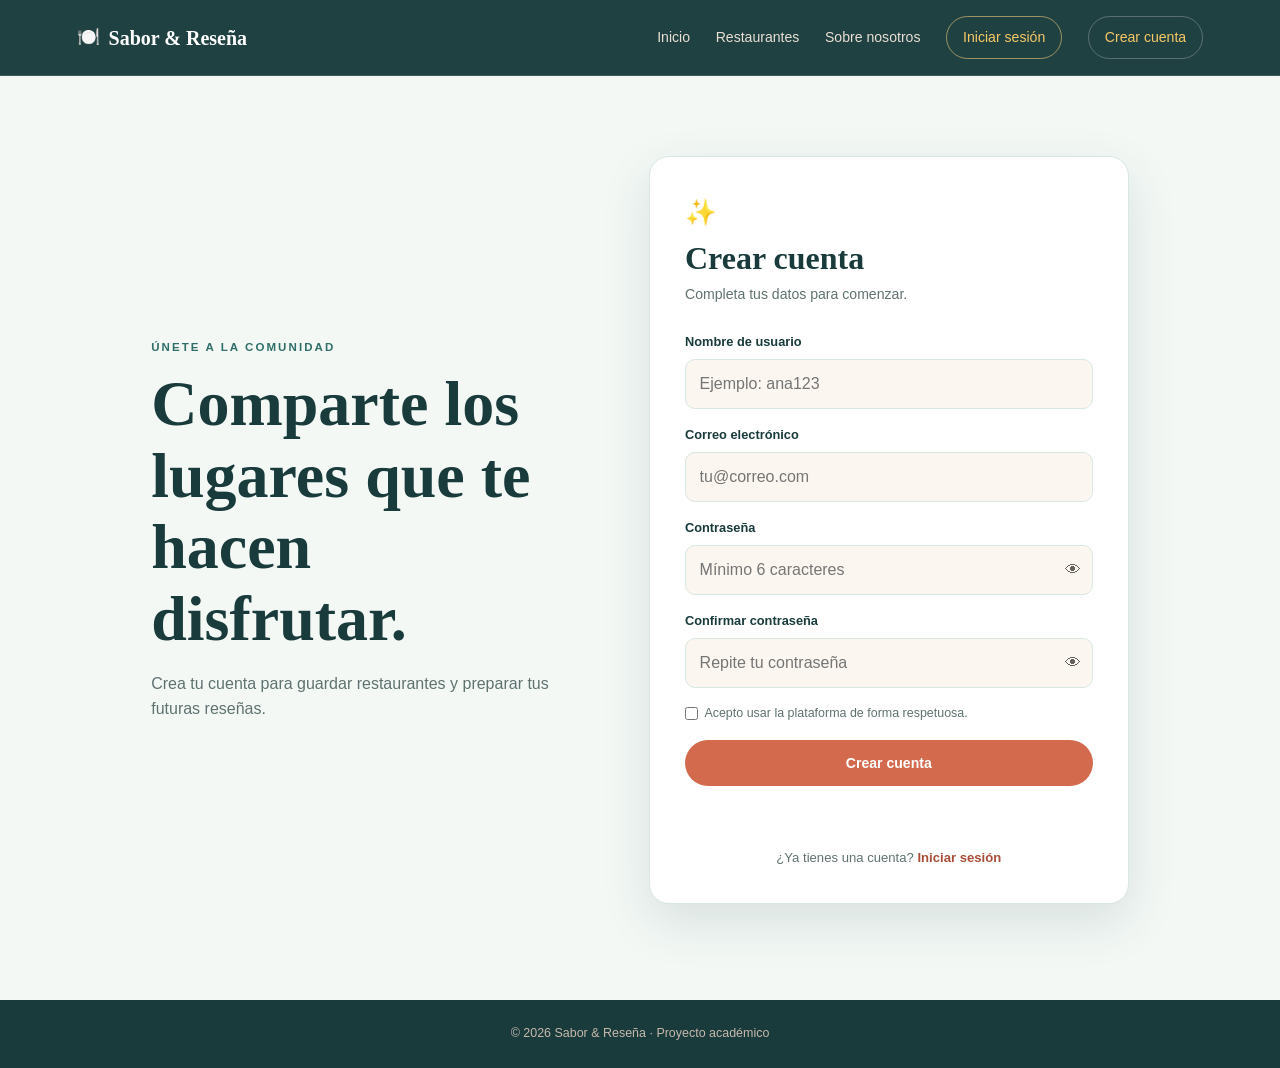
<file: registro.html>
<!DOCTYPE html>
<html lang="es">
<head>
  <meta charset="UTF-8">
  <meta name="viewport" content="width=device-width, initial-scale=1.0">
  <meta name="description" content="Crea tu cuenta en Sabor & Reseña.">
  <title>Crear cuenta — Sabor & Reseña</title>
  <link rel="stylesheet" href="css/estilos.css">
</head>
<body>
  <header class="encabezado-sitio">
    <a class="marca" href="index.html#inicio" aria-label="Ir al inicio">
      <span class="icono-marca" aria-hidden="true">🍽️</span>
      <span>Sabor & Reseña</span>
    </a>

    <button class="boton-menu" id="boton-menu" type="button" aria-expanded="false" aria-controls="menu-principal">
      <span class="solo-lectura">Abrir menú</span>
      <span aria-hidden="true">☰</span>
    </button>

    <nav class="menu-principal" id="menu-principal" aria-label="Navegación principal">
      <a class="enlace-menu" href="index.html#inicio">Inicio</a>
      <a class="enlace-menu" href="index.html#restaurantes">Restaurantes</a>
      <a class="enlace-menu" href="index.html#sobre-nosotros">Sobre nosotros</a>
      <a class="enlace-menu boton-inicio-sesion" href="index.html#inicio-sesion">Iniciar sesión</a>
      <a class="enlace-menu boton-crear-cuenta activo" href="registro.html">Crear cuenta</a>
    </nav>
  </header>

  <main class="pagina-cuenta">
    <section class="introduccion-cuenta">
      <p class="etiqueta-superior etiqueta-oscura">ÚNETE A LA COMUNIDAD</p>
      <h1>Comparte los lugares que te hacen disfrutar.</h1>
      <p>Crea tu cuenta para guardar restaurantes y preparar tus futuras reseñas.</p>
    </section>

    <section class="tarjeta-inicio-sesion tarjeta-registro" aria-labelledby="titulo-registro">
      <div class="encabezado-formulario">
        <span class="icono-inicio-sesion" aria-hidden="true">✨</span>
        <h2 id="titulo-registro">Crear cuenta</h2>
        <p>Completa tus datos para comenzar.</p>
      </div>

      <form id="formulario-registro" class="formulario">
        <div class="campo">
          <label for="nombre-usuario">Nombre de usuario</label>
          <input id="nombre-usuario" name="nombre-usuario" type="text" autocomplete="username" placeholder="Ejemplo: ana123" minlength="3" required>
        </div>

        <div class="campo">
          <label for="correo-registro">Correo electrónico</label>
          <input id="correo-registro" name="correo" type="email" autocomplete="email" placeholder="tu@correo.com" required>
        </div>

        <div class="campo">
          <label for="contrasena-registro">Contraseña</label>
          <div class="campo-contrasena">
            <input id="contrasena-registro" name="contrasena" type="password" autocomplete="new-password" placeholder="Mínimo 6 caracteres" minlength="6" required>
            <button class="boton-contrasena" type="button" data-campo="contrasena-registro" aria-label="Mostrar contraseña">👁</button>
          </div>
        </div>

        <div class="campo">
          <label for="confirmar-contrasena">Confirmar contraseña</label>
          <div class="campo-contrasena">
            <input id="confirmar-contrasena" name="confirmar-contrasena" type="password" autocomplete="new-password" placeholder="Repite tu contraseña" minlength="6" required>
            <button class="boton-contrasena" type="button" data-campo="confirmar-contrasena" aria-label="Mostrar contraseña">👁</button>
          </div>
        </div>

        <label class="opcion-terminos">
          <input id="terminos" name="terminos" type="checkbox" required>
          <span>Acepto usar la plataforma de forma respetuosa.</span>
        </label>

        <button class="boton boton-principal boton-ancho-completo" type="submit">Crear cuenta</button>
        <p class="mensaje-formulario" id="mensaje-registro" aria-live="polite"></p>
      </form>

      <p class="pie-inicio-sesion">¿Ya tienes una cuenta? <a href="index.html#inicio-sesion" class="enlace-texto">Iniciar sesión</a></p>
    </section>
  </main>

  <footer class="pie-sitio">
    <p>© 2026 Sabor & Reseña · Proyecto académico</p>
  </footer>

  <script src="js/principal.js"></script>
</body>
</html>
</file>
<file: css/estilos.css>
:root {
  --tinta: #193b3b;
  --texto-suave: #5f7270;
  --crema: #f3f8f5;
  --papel: #ffffff;
  --terracota: #d36a4d;
  --terracota-oscuro: #a94d38;
  --oliva: #2f6f68;
  --dorado: #e3a947;
  --linea: #d8e7e1;
  --sombra: 0 18px 50px rgba(25, 59, 59, .12);
  --radio: 20px;
}

* { box-sizing: border-box;
  margin: 0;
  padding: 0;
}

html { scroll-behavior: smooth;
}

body {
  min-width: 320px;
  background: var(--crema);
  color: var(--tinta);
  font-family: "Trebuchet MS", Arial, sans-serif;
  line-height: 1.6;
}

a { color: inherit;
  text-decoration: none;
}

button, input { font: inherit;
}

button, a {
  -webkit-tap-highlight-color: transparent;
}

h1, h2, h3 {
  font-family: Georgia, "Times New Roman", serif;
  line-height: 1.12;
}

.solo-lectura {
  position: absolute;
  width: 1px;
  height: 1px;
  padding: 0;
  margin: -1px;
  overflow: hidden;
  clip: rect(0, 0, 0, 0);
  white-space: nowrap;
  border: 0;
}

.encabezado-sitio {
  position: sticky;
  top: 0;
  z-index: 10;
  display: flex;
  align-items: center;
  justify-content: space-between;
  min-height: 76px;
  padding: 0 6vw;
  border-bottom: 1px solid rgba(255, 253, 249, .14);
  background: rgba(25, 59, 59, .97);
  color: var(--papel);
}

.marca {
  display: inline-flex;
  align-items: center;
  gap: .55rem;
  font-family: Georgia, "Times New Roman", serif;
  font-size: 1.25rem;
  font-weight: 700;
}

.icono-marca { 
  font-size: 1.15rem; 
}

.menu-principal {
  display: flex;
  align-items: center;
  gap: 1.6rem;
}

.enlace-menu {
  color: #e9dfd4;
  font-size: .88rem;
  transition: color .2s ease;
}

.enlace-menu:hover, .enlace-menu.activo {
  color: #f7c866;
}

.boton-inicio-sesion,
.boton-crear-cuenta {
  padding: .55rem 1rem;
  border: 1px solid rgba(242, 200, 120, .6);
  border-radius: 999px;
  color: #f7c866;
}

.boton-crear-cuenta {
  border-color: rgba(255, 253, 249, .25);
  color: #e9dfd4;
}

.boton-menu {
  display: none;
}

.presentacion {
  display: grid;
  grid-template-columns: minmax(0, 1.35fr) minmax(260px, .65fr);
  gap: 3rem;
  align-items: center;
  min-height: 560px;
  padding: 6rem 10vw;
  background-image: url(/principal.jpeg);
  background-repeat: no-repeat;
  background-position: center center;
  background-size: cover;
  color: var(--papel);
}

.contenido-presentacion {
  max-width: 680px;
}

.etiqueta-superior { 
  color: var(--tinta);
  font-size: .72rem;
  font-weight: 700;
  letter-spacing: .18em;
}

.etiqueta-oscura { 
  color: var(--oliva);
}

.presentacion h1 {
  max-width: 700px;
  margin: 1rem 0;
  font-size: clamp(2.8rem, 6vw, 5.4rem);
  letter-spacing: -.04em;
}

.texto-presentacion { 
  max-width: 520px;
  color: var(--crema);
  font-size: 1.05rem;
}

.acciones-presentacion { 
  display: flex;
  flex-wrap: wrap;
  gap: .8rem;
  margin-top: 2rem;
}

.boton {
  display: inline-flex;
  align-items: center;
  justify-content: center;
  min-height: 46px;
  padding: .7rem 1.25rem;
  border: 1px solid transparent;
  border-radius: 999px;
  cursor: pointer;
  font-size: .88rem;
  font-weight: 700;
  transition: transform .2s ease, background-color .2s ease, border-color .2s ease;
}

.boton:hover { 
  transform: translateY(-2px);
}

.boton:disabled { 
  cursor: wait;
  opacity: .7;
  transform: none;
}

.boton-principal { 
  background: var(--terracota);
  color: white;
}

.boton-principal:hover { 
  background: var(--terracota-oscuro);
}

.boton-claro { 
  border-color: rgba(255, 253, 249, .45);
  color: var(--papel);
}

.boton-claro:hover { 
  background: rgba(255, 253, 249, .1);
}

.boton-ancho-completo { 
  width: 100%;
}

.tarjeta-presentacion {
  display: flex;
  flex-direction: column;
  gap: .6rem;
  max-width: 300px;
  padding: 2rem;
  border: 1px solid rgba(255, 255, 255, .2);
  border-radius: var(--radio);
  background: rgba(255, 253, 249, 0.186);
  box-shadow: var(--sombra);
}

.icono-tarjeta { 
  color: #f2c878;
  font-size: 2rem;
}

.etiqueta-tarjeta { 
  color: rgb(243, 243, 21);
  font-size: .75rem;
  font-weight: 700;
  letter-spacing: .08em;
  text-transform: uppercase;
}

.tarjeta-presentacion strong { 
  font-family: Georgia, "Times New Roman", serif;
  font-size: 1.5rem;
  line-height: 1.25;
}

.estrellas-tarjeta { 
  color: #f2c878;
  letter-spacing: .12em;
}

.seccion { 
  padding: 5rem 10vw;
}

.encabezado-seccion { 
  display: flex;
  justify-content: space-between;
  gap: 2rem;
  align-items: end;
  margin-bottom: 2rem;
}

.seccion h2, .introduccion-inicio-sesion h2 { 
  margin-top: .45rem;
  font-size: clamp(2rem, 4vw, 3.25rem);
}

.estado-vacio {
  padding: 4rem 2rem;
  border: 1px dashed #cdbbaa;
  border-radius: var(--radio);
  background: rgba(255, 253, 249, .55);
  text-align: center;
}

.icono-vacio { 
  display: block;
  margin-bottom: .7rem;
  font-size: 2rem;
}

.estado-vacio h3 { 
  margin-bottom: .4rem;
  font-size: 1.5rem;
}

.estado-vacio p { 
  max-width: 500px;
  margin: auto;
  color: var(--texto-suave);
  font-size: .9rem;
}

.buscador-ubicacion {
  display: flex;
  flex-wrap: wrap;
  align-items: center;
  gap: 1rem;
  padding: 1.5rem;
  border: 1px solid var(--linea);
  border-radius: var(--radio);
  background: linear-gradient(135deg, #ffffff, #edf7f2);
  box-shadow: 0 10px 30px rgba(25, 59, 59, .06);
}

.mensaje-ubicacion { 
  color: var(--texto-suave);
  font-size: .9rem;
}

.ubicacion-manual { 
  flex: 1 1 100%;
  padding-top: 1rem;
  border-top: 1px solid var(--linea);
}

.ubicacion-manual label { 
  display: block;
  margin-bottom: .45rem;
  color: var(--tinta);
  font-size: .8rem;
  font-weight: 700;
}

.fila-direccion-manual {
  display: flex;
  gap: .7rem;
}

.fila-direccion-manual input {
  flex: 1;
  min-height: 42px;
  padding: .65rem .8rem;
  border: 1px solid var(--linea); border-radius: 10px;
  background: var(--papel);
  color: var(--tinta); 
}

.zona-ubicacion {
  max-width: 980px;
  margin: 1.5rem auto 0;
}

.mapa {
  height: 300px;
  border: 4px solid var(--papel);
  border-radius: var(--radio);
  box-shadow: var(--sombra);
}

.resumen-ubicacion {
  display: flex;
  justify-content: space-between;
  gap: 1rem;
  margin-top: 1rem;
  padding: .85rem 1.2rem;
  border: 1px solid var(--linea);
  border-radius: 14px;
  background: var(--papel); 
  color: var(--texto-suave); 
  font-size: .88rem; 
  box-shadow: 0 8px 25px rgba(25, 59, 59, .06);
}

.resumen-ubicacion strong { 
  color: var(--tinta); 
}

.resumen-ubicacion p { 
  max-width: 620px;
   margin: .15rem 0; 
}

#direccion-ubicacion { 
  color: var(--texto-suave); 
  font-size: .8rem; 
}

.lista-restaurantes { 
  display: grid; 
  grid-template-columns: repeat(auto-fit, minmax(220px, 1fr)); 
  gap: 1rem; 
  margin-top: 1.5rem; 
}

.lista-restaurantes h3 { 
  grid-column: 1 / -1; 
  font-size: 1.6rem; 
}

.tarjeta-restaurante { 
  padding: 1.25rem; 
  border: 1px solid var(--linea); 
  border-radius: 14px; 
  background: var(--papel); box-shadow: 0 8px 25px rgba(25, 59, 59, .06); 
  transition: transform .2s ease, box-shadow .2s ease; 
}

.tarjeta-restaurante:hover { 
  transform: translateY(-3px); 
  box-shadow: var(--sombra); 
}

.tarjeta-restaurante h4 { 
  margin-bottom: .35rem; 
  color: var(--tinta); 
  font-family: Georgia, "Times New Roman", serif; 
  font-size: 1.2rem; 
}

.tarjeta-restaurante p { 
  color: var(--texto-suave); 
  font-size: .88rem; 
}

.enlace-mapa { 
  display: inline-block;
   margin-top: .65rem; 
  color: var(--terracota-oscuro); 
  font-size: .82rem; 
  font-weight: 700; 
}

.cargando-restaurantes { grid-column: 1 / -1; color: var(--texto-suave); }
.contenido-tarjeta-restaurante { padding-top: .1rem; }
.categoria-restaurante { color: var(--oliva) !important; font-size: .72rem !important; font-weight: 700; letter-spacing: .08em; text-transform: uppercase; }
.boton-secundario { min-height: 38px; margin-top: .7rem; padding: .5rem .9rem; background: #e9f3ef; color: var(--oliva); font-size: .78rem; }
.boton-secundario:hover { background: #d8eae3; }
.detalle-restaurante { max-width: 980px; margin: 2rem auto 0; padding: 1.5rem; border: 1px solid var(--linea); border-radius: var(--radio); background: var(--papel); box-shadow: var(--sombra); }
.encabezado-detalle { display: block; }
.encabezado-detalle h3 { margin: .35rem 0; font-size: 2rem; }
.encabezado-detalle p:not(.categoria-restaurante) { color: var(--texto-suave); font-size: .9rem; }
.enlaces-detalle { display: flex; flex-wrap: wrap; gap: 1rem; }
.zona-resenas { margin-top: 2rem; padding-top: 1.5rem; border-top: 1px solid var(--linea); }
.encabezado-resenas { display: flex; justify-content: space-between; gap: 1rem; align-items: end; margin-bottom: 1rem; }
.encabezado-resenas h3 { margin-top: .35rem; font-size: 1.6rem; }
.aviso-demostracion { color: var(--texto-suave); font-size: .78rem; }
.lista-resenas { display: grid; gap: .8rem; }
.tarjeta-resena { padding: 1rem; border: 1px solid var(--linea); border-radius: 12px; background: #f8fcfa; }
.encabezado-resena { display: flex; justify-content: space-between; gap: 1rem; margin-bottom: .35rem; }
.tarjeta-resena p { color: var(--texto-suave); font-size: .9rem; }
.tarjeta-resena small { display: block; margin-top: .5rem; color: var(--texto-suave); font-size: .72rem; }
.estrellas-resena { color: var(--dorado); letter-spacing: .08em; }
.formulario-resena { max-width: 620px; margin-top: 1.5rem; padding: 1.25rem; border: 1px solid var(--linea); border-radius: 14px; background: #f8fcfa; }
.formulario-resena h4 { font-family: Georgia, "Times New Roman", serif; font-size: 1.35rem; }
.campo select, .campo textarea { width: 100%; padding: .7rem .85rem; border: 1px solid var(--linea); border-radius: 10px; background: var(--papel); color: var(--tinta); outline: none; resize: vertical; }
.campo select:focus, .campo textarea:focus { border-color: var(--terracota); box-shadow: 0 0 0 3px rgba(211, 106, 77, .13); }

.seccion-inicio-sesion,
.pagina-cuenta {
  display: grid;
  grid-template-columns: minmax(0, .9fr) minmax(320px, 480px);
  justify-content: center;
  gap: 5rem;
  padding: 5rem 10vw 6rem;
  background: var(--papel);
}

.introduccion-inicio-sesion { align-self: center; max-width: 440px; }
.introduccion-inicio-sesion > p:last-child,
.introduccion-cuenta > p:last-child { margin-top: 1rem; color: var(--texto-suave); }

.tarjeta-inicio-sesion {
  padding: 2.2rem;
  border: 1px solid var(--linea);
  border-radius: var(--radio);
  background: var(--papel);
  box-shadow: var(--sombra);
}

.encabezado-formulario { margin-bottom: 1.7rem; }
.icono-inicio-sesion { display: block; margin-bottom: .5rem; font-size: 1.6rem; }
.encabezado-formulario h2 { font-size: 2rem; }
.encabezado-formulario p { margin-top: .35rem; color: var(--texto-suave); font-size: .88rem; }
.formulario { display: grid; gap: 1rem; }
.campo { display: grid; gap: .4rem; }
.campo label { font-size: .8rem; font-weight: 700; }

.campo input {
  width: 100%;
  min-height: 46px;
  padding: .7rem .85rem;
  border: 1px solid var(--linea);
  border-radius: 10px;
  background: #fbf7f0;
  color: var(--tinta);
  outline: none;
}

.campo input:focus { border-color: var(--terracota); box-shadow: 0 0 0 3px rgba(184, 93, 63, .13); }
.campo-contrasena { position: relative; }
.campo-contrasena input { padding-right: 3.2rem; }
.boton-contrasena { position: absolute; top: 50%; right: .7rem; transform: translateY(-50%); border: 0; background: transparent; cursor: pointer; opacity: .6; }
.opciones-formulario { display: flex; justify-content: space-between; gap: 1rem; align-items: center; color: var(--texto-suave); font-size: .78rem; }
.opcion-recordarme, .opcion-terminos { display: inline-flex; gap: .4rem; align-items: center; }
.opcion-terminos { color: var(--texto-suave); font-size: .78rem; }
.enlace-texto { color: var(--terracota-oscuro); font-weight: 700; }
.enlace-texto:hover { text-decoration: underline; }
.boton-texto { padding: 0; border: 0; background: transparent; cursor: pointer; }
.mensaje-formulario { min-height: 1.3rem; color: var(--oliva); font-size: .82rem; text-align: center; }
.pie-inicio-sesion { margin-top: 1.5rem; color: var(--texto-suave); font-size: .82rem; text-align: center; }

.pagina-cuenta { align-items: center; min-height: calc(100vh - 152px); background: var(--crema); }
.introduccion-cuenta { max-width: 480px; }
.introduccion-cuenta h1 { margin-top: .7rem; font-size: clamp(2.4rem, 5vw, 4.3rem); }
.tarjeta-registro { width: 100%; }

.pie-sitio { padding: 1.5rem; background: var(--tinta); color: #c7b9ad; font-size: .78rem; text-align: center; }

:focus-visible { outline: 3px solid #e9bb6d; outline-offset: 3px; }

@media (max-width: 760px) {
  .encabezado-sitio { min-height: 68px; padding: 0 1.2rem; }
  .boton-menu { display: block; border: 0; background: transparent; color: var(--papel); cursor: pointer; font-size: 1.35rem; }
  .menu-principal { position: absolute; top: 68px; right: 1rem; left: 1rem; display: none; flex-direction: column; align-items: stretch; gap: 0; padding: .6rem; border: 1px solid rgba(255, 253, 249, .15); border-radius: 12px; background: #193b3b; box-shadow: var(--sombra); }
  .menu-principal.abierto { display: flex; }
  .enlace-menu { padding: .8rem; }
  .boton-inicio-sesion, .boton-crear-cuenta { border: 0; border-radius: 0; }
  .presentacion { grid-template-columns: 1fr; min-height: auto; padding: 4.5rem 1.2rem; }
  .tarjeta-presentacion { max-width: none; }
  .seccion, .seccion-inicio-sesion, .pagina-cuenta { padding: 3.5rem 1.2rem; }
  .detalle-restaurante { margin-top: 1.5rem; padding: 1rem; }
  .encabezado-resenas { flex-direction: column; align-items: start; }
  .resumen-ubicacion { flex-direction: column; }
  .fila-direccion-manual { flex-direction: column; }
  .mapa { height: 240px; }
  .encabezado-seccion, .seccion-inicio-sesion, .pagina-cuenta { grid-template-columns: 1fr; flex-direction: column; align-items: start; gap: 1.5rem; }
  .tarjeta-inicio-sesion { width: 100%; padding: 1.5rem; }
  .pagina-cuenta { min-height: auto; }
}

@media (prefers-reduced-motion: reduce) {
  *, *::before, *::after { scroll-behavior: auto !important; transition-duration: .01ms !important; }
}
</file>
